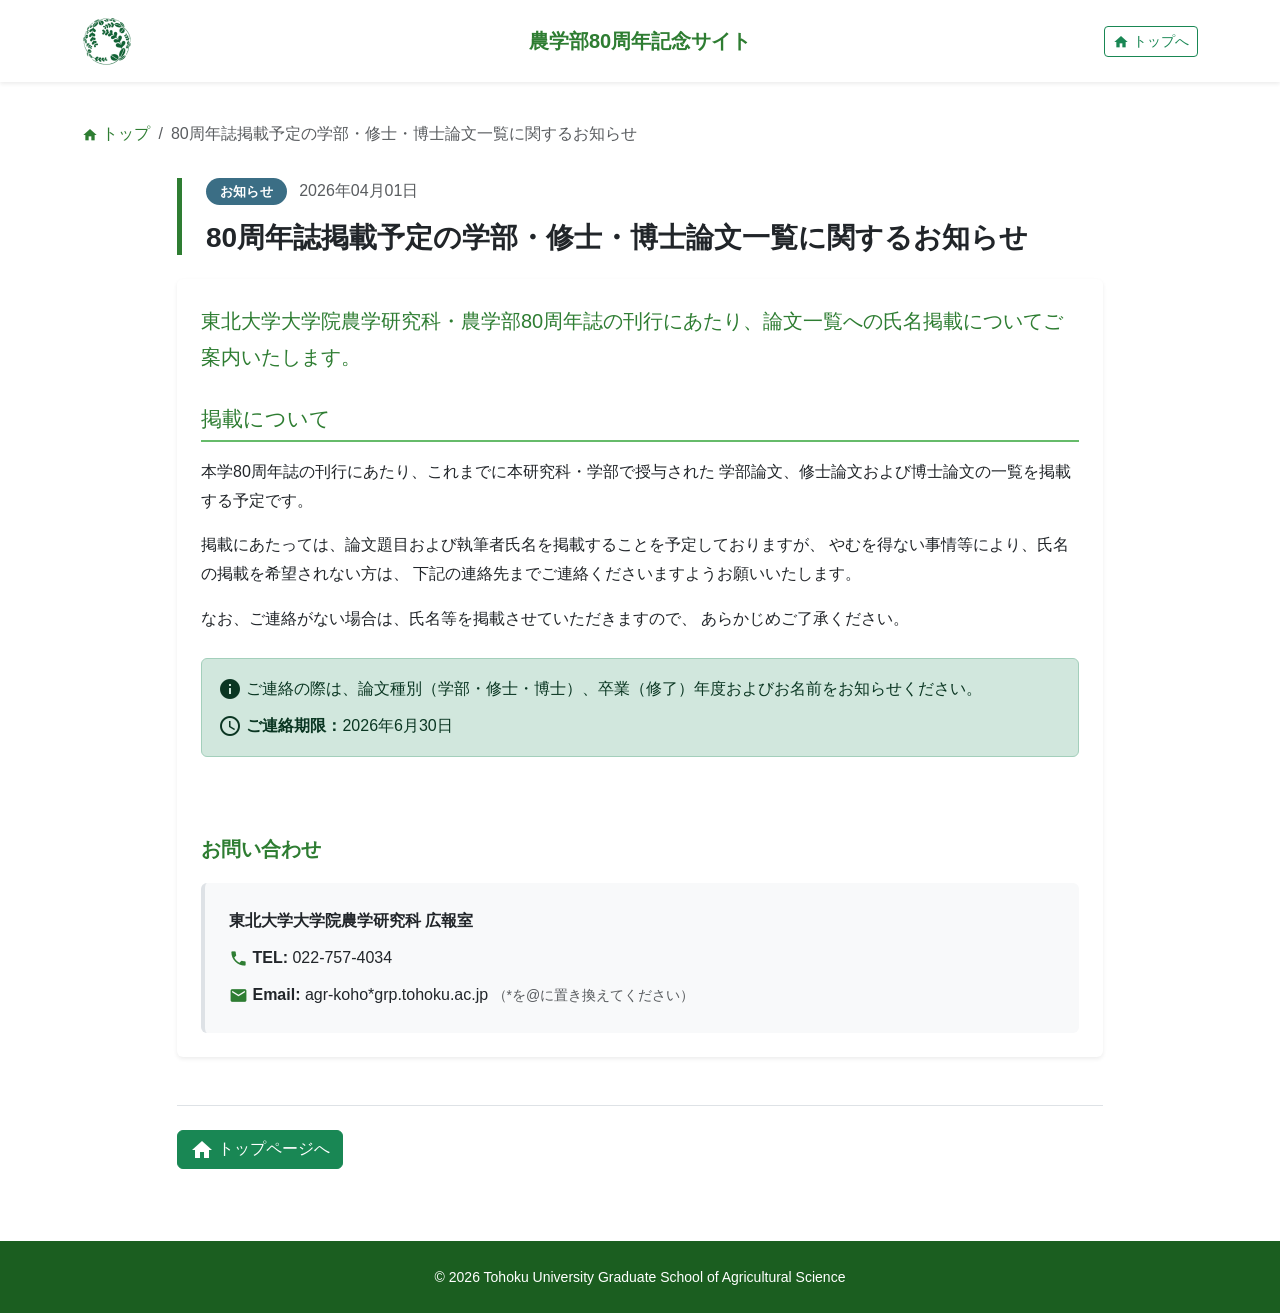
<file: news/20260401_info_01.html>
<!DOCTYPE html>
<html lang="ja">
<head>
  <meta charset="UTF-8">
  <title>80周年誌掲載予定の学部・修士・博士論文一覧に関するお知らせ | 東北大学農学部80周年</title>
  <meta name="viewport" content="width=device-width, initial-scale=1, shrink-to-fit=no">
  <link rel="canonical" href="https://www.agri.tohoku.ac.jp/80th/news/thesis-name-notice.html">
  <meta name="description" content="80周年誌に掲載する学部・修士論文・博士論文一覧への氏名掲載に関するご案内です。掲載を希望されない方はご連絡ください。">
  
  <!-- スタイルシート -->
  <link href="https://cdn.jsdelivr.net/npm/bootstrap@5.0.0-beta1/dist/css/bootstrap.min.css" rel="stylesheet" integrity="sha384-giJF6kkoqNQ00vy+HMDP7azOuL0xtbfIcaT9wjKHr8RbDVddVHyTfAAsrekwKmP1" crossorigin="anonymous">
  <link href="https://fonts.googleapis.com/icon?family=Material+Icons" rel="stylesheet">
  <link rel="stylesheet" href="../css/style.css">
  <link rel="stylesheet" href="../css/queries.css">
</head>

<body>
  <!-- ヘッダー -->
  <header class="bg-white shadow-sm sticky-top">
    <div class="container py-3">
      <div class="row align-items-center">
        <div class="col-4 col-md-3">
          <a href="../index.html">
            <img src="../img/logo_top3.png" alt="東北大学" class="img-fluid" style="max-height: 50px;">
          </a>
        </div>
        <div class="col-8 col-md-6 text-center">
          <h1 class="h5 mb-0 text-primary-green fw-bold d-none d-md-block">農学部80周年記念サイト</h1>
          <p class="small text-primary-green mb-0 d-md-none">80周年記念サイト</p>
        </div>
        <div class="col-12 col-md-3 text-end mt-2 mt-md-0">
          <a href="../index.html" class="btn btn-outline-success btn-sm">
            <span class="material-icons" style="font-size: 1rem; vertical-align: middle;">home</span>
            <span class="d-none d-md-inline">トップへ</span>
          </a>
        </div>
      </div>
    </div>
  </header>

  <main class="py-4">
    <article class="container">
      <!-- パンくずリスト -->
      <nav aria-label="breadcrumb">
        <ol class="breadcrumb bg-transparent px-0">
          <li class="breadcrumb-item">
            <a href="../index.html" class="text-primary-green text-decoration-none">
              <span class="material-icons" style="font-size: 1rem; vertical-align: middle;">home</span>
              トップ
            </a>
          </li>
          
          <li class="breadcrumb-item active text-muted" aria-current="page">
            80周年誌掲載予定の学部・修士・博士論文一覧に関するお知らせ
          </li>
        </ol>
      </nav>

      <div class="row">
        <div class="col-lg-10 mx-auto">
          <!-- 記事ヘッダー -->
          <div class="article-header mb-4">
            <div class="mb-3">
              <span class="notice-badge bg-secondary">お知らせ</span>
              <time datetime="2026-01-15" class="text-muted">2026年04月01日</time>
            </div>
            <h2 class="h3 fw-bold text-dark mb-0">
              80周年誌掲載予定の学部・修士・博士論文一覧に関するお知らせ
            </h2>
          </div>

          <!-- 記事本文 -->
          <div class="article-content bg-white rounded shadow-sm p-4">
            <p class="lead text-primary-green">
              東北大学大学院農学研究科・農学部80周年誌の刊行にあたり、論文一覧への氏名掲載についてご案内いたします。
            </p>

            <h3>掲載について</h3>
            <p>
              本学80周年誌の刊行にあたり、これまでに本研究科・学部で授与された
              学部論文、修士論文および博士論文の一覧を掲載する予定です。
            </p>
            <p>
              掲載にあたっては、論文題目および執筆者氏名を掲載することを予定しておりますが、
              やむを得ない事情等により、氏名の掲載を希望されない方は、
              下記の連絡先までご連絡くださいますようお願いいたします。
            </p>
            <p>
              なお、ご連絡がない場合は、氏名等を掲載させていただきますので、
              あらかじめご了承ください。
            </p>

            <div class="alert alert-success mt-4" role="alert">
             <div class="mb-2">
              <span class="material-icons" style="vertical-align: middle;">info</span>
                ご連絡の際は、論文種別（学部・修士・博士）、卒業（修了）年度およびお名前をお知らせください。
            </div>
            <div>
             <span class="material-icons" style="vertical-align: middle;">schedule</span>
              <strong>ご連絡期限：</strong>2026年6月30日
            </div>
            </div>

             <p>
              <br>
              <br>
              <span class="fw-bold fs-5 text-primary-green">お問い合わせ</span><br>
              <span class="text-muted"></span>
            </p>
            <div class="bg-light p-4 rounded border-start border-primary-green border-4">
              <p class="mb-2 fw-bold">東北大学大学院農学研究科 広報室</p>
              <p class="mb-2">
                <span class="material-icons text-primary-green" style="vertical-align: middle; font-size: 1.2rem;">phone</span>
                <span class="fw-semibold">TEL:</span> 022-757-4034
              </p>
              <p class="mb-0">
                <span class="material-icons text-primary-green" style="vertical-align: middle; font-size: 1.2rem;">email</span>
                <span class="fw-semibold">Email:</span> agr-koho*grp.tohoku.ac.jp <span class="text-muted small">（*を@に置き換えてください）</span>
              </p>
             </div>
          </div>

          <!-- ナビゲーション -->
          <div class="d-flex justify-content-between mt-5 pt-4 border-top flex-column flex-md-row gap-3">
            <a href="../index.html" class="btn btn-success">
              <span class="material-icons" style="vertical-align: middle;">home</span>
              トップページへ
            </a>
          </div>
        </div>
      </div>
    </article>
  </main>

  <!-- フッター -->
  <footer class="bg-accent-green text-white py-4 mt-5">
    <div class="container text-center">
      <small>© 2026 Tohoku University Graduate School of Agricultural Science</small>
    </div>
  </footer>

  <script src="https://cdn.jsdelivr.net/npm/bootstrap@5.0.0-beta1/dist/js/bootstrap.bundle.min.js" integrity="sha384-ygbV9kiqUc6oa4msXn9868pTtWMgiQaeYH7/t7LECLbyPA2x65Kgf80OJFdroafW" crossorigin="anonymous"></script>
</body>
</html>
</file>
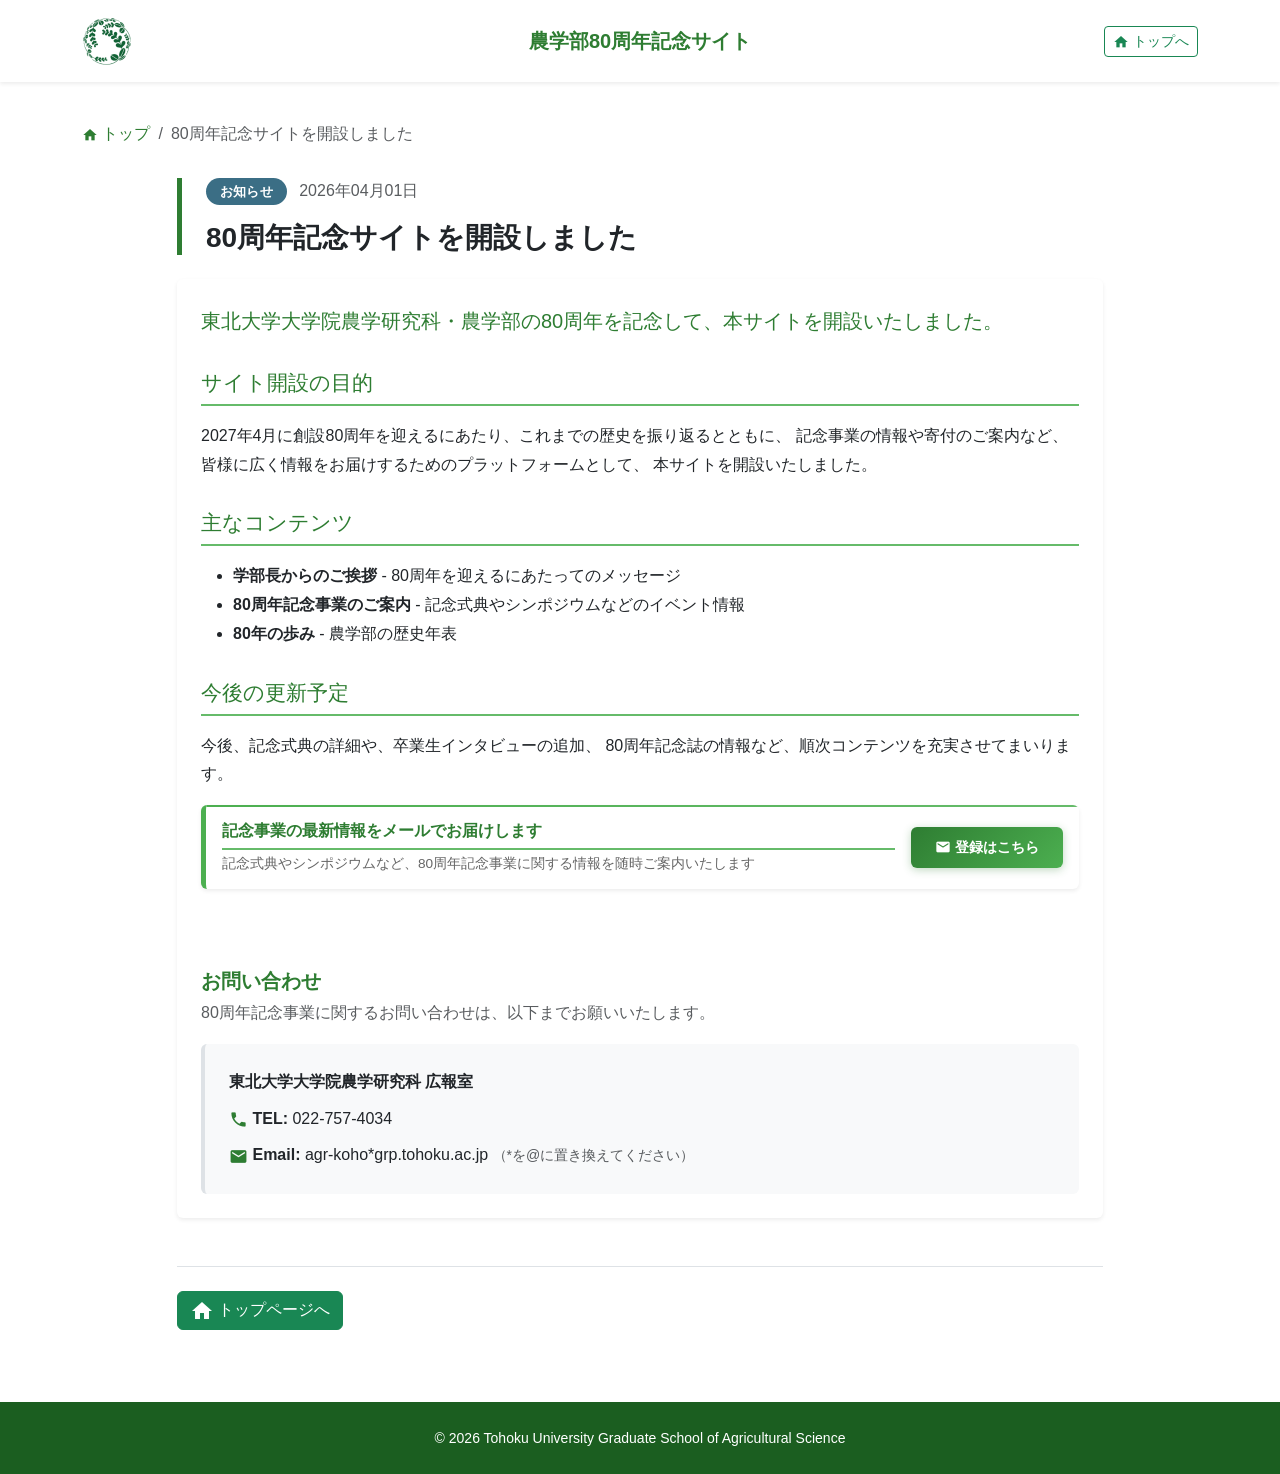
<file: news/20260401_site-open.html>
<!DOCTYPE html>
<html lang="ja">
<head>
  <meta charset="UTF-8">
  <title>80周年記念サイトを開設しました | 東北大学農学部80周年</title>
  <meta name="viewport" content="width=device-width, initial-scale=1, shrink-to-fit=no">
  <link rel="canonical" href="https://www.agri.tohoku.ac.jp/80th/news/2026-01-15-site-open.html">
  <meta name="description" content="東北大学農学部80周年記念サイトを開設いたしました">
  
  <!-- スタイルシート -->
  <link href="https://cdn.jsdelivr.net/npm/bootstrap@5.0.0-beta1/dist/css/bootstrap.min.css" rel="stylesheet" integrity="sha384-giJF6kkoqNQ00vy+HMDP7azOuL0xtbfIcaT9wjKHr8RbDVddVHyTfAAsrekwKmP1" crossorigin="anonymous">
  <link href="https://fonts.googleapis.com/icon?family=Material+Icons" rel="stylesheet">
  <link rel="stylesheet" href="../css/style.css">
  <link rel="stylesheet" href="../css/queries.css">
</head>

<body>
  <!-- ヘッダー -->
  <header class="bg-white shadow-sm sticky-top">
    <div class="container py-3">
      <div class="row align-items-center">
        <div class="col-4 col-md-3">
          <a href="../index.html">
            <img src="../img/logo_top3.png" alt="東北大学" class="img-fluid" style="max-height: 50px;">
          </a>
        </div>
        <div class="col-8 col-md-6 text-center">
          <h1 class="h5 mb-0 text-primary-green fw-bold d-none d-md-block">農学部80周年記念サイト</h1>
          <p class="small text-primary-green mb-0 d-md-none">80周年記念サイト</p>
        </div>
        <div class="col-12 col-md-3 text-end mt-2 mt-md-0">
          <a href="../index.html" class="btn btn-outline-success btn-sm">
            <span class="material-icons" style="font-size: 1rem; vertical-align: middle;">home</span>
            <span class="d-none d-md-inline">トップへ</span>
          </a>
        </div>
      </div>
    </div>
  </header>

  <main class="py-4">
    <article class="container">
      <!-- パンくずリスト -->
      <nav aria-label="breadcrumb">
        <ol class="breadcrumb bg-transparent px-0">
          <li class="breadcrumb-item">
            <a href="../index.html" class="text-primary-green text-decoration-none">
              <span class="material-icons" style="font-size: 1rem; vertical-align: middle;">home</span>
              トップ
            </a>
          </li>
          
          <li class="breadcrumb-item active text-muted" aria-current="page">80周年記念サイトを開設しました</li>
        </ol>
      </nav>

      <div class="row">
        <div class="col-lg-10 mx-auto">
          <!-- 記事ヘッダー -->
          <div class="article-header mb-4">
            <div class="mb-3">
              <span class="notice-badge bg-secondary">お知らせ</span>
              <time datetime="2026-01-15" class="text-muted">2026年04月01日</time>
            </div>
            <h2 class="h3 fw-bold text-dark mb-0">80周年記念サイトを開設しました</h2>
          </div>

          <!-- 記事本文 -->
          <div class="article-content bg-white rounded shadow-sm p-4">
            <p class="lead text-primary-green">
              東北大学大学院農学研究科・農学部の80周年を記念して、本サイトを開設いたしました。
            </p>

            <h3>サイト開設の目的</h3>
            <p>
              2027年4月に創設80周年を迎えるにあたり、これまでの歴史を振り返るとともに、
              記念事業の情報や寄付のご案内など、皆様に広く情報をお届けするためのプラットフォームとして、
              本サイトを開設いたしました。
            </p>

            <h3>主なコンテンツ</h3>
            <ul class="content-list">
              <li><strong>学部長からのご挨拶</strong> - 80周年を迎えるにあたってのメッセージ</li>
              <li><strong>80周年記念事業のご案内</strong> - 記念式典やシンポジウムなどのイベント情報</li>
              
              <li><strong>80年の歩み</strong> - 農学部の歴史年表</li>
              <!--<li><strong>寄付のお願い</strong> - 記念事業へのご支援について　 ※後日更新予定</li>
              <li><strong>インタビュー・メッセージ</strong> - 卒業生や教員からのメッセージ　 ※後日更新予定</li>-->
            </ul>

            <h3>今後の更新予定</h3>
            <p>
              今後、記念式典の詳細や、卒業生インタビューの追加、
              80周年記念誌の情報など、順次コンテンツを充実させてまいります。
            </p>

            <!--<div class="alert alert-success mt-4" role="alert">
              <span class="material-icons" style="vertical-align: middle;">info</span>
              最新情報は随時更新いたしますので、定期的にご確認ください。
            </div>-->
           
           
            <!-- 情報配信登録カード -->
                <div class="info-subscription-card bg-white rounded shadow-sm p-3 mb-3" style="position: relative; overflow: hidden; border-left: 5px solid #4CAF50;">
                  <!-- 上部アクセントライン -->
                  <div style="
                    position: absolute;
                    top: 0;
                    left: 0;
                    right: 0;
                    height: 2px;
                    background: linear-gradient(90deg, #4CAF50, #66BB6A);
                  "></div>
                  
                  <div class="row align-items-center g-3">
                    <!-- アイコン -->
                    <!--<div class="col-auto">
                      <div class="card-icon" style="
                        width: 50px;
                        height: 50px;
                        display: flex;
                        align-items: center;
                        justify-content: center;
                        background: linear-gradient(135deg, #4CAF50 0%, #66BB6A 100%);
                        border-radius: 10px;
                        box-shadow: 0 2px 8px rgba(76, 175, 80, 0.25);
                      ">
                        <span class="material-icons card-icon-symbol" style="font-size: 1.8rem; color: #FFFFFF;">
                          mail_outline
                        </span>
                      </div>
                    </div>-->
                    
                    <!-- テキスト -->
                    <div class="col">
                      <h3 class="card-title mb-1" style="
                        font-size: 1rem;
                        font-weight: 700;
                        color: #2E7D32;
                        margin: 0;
                      ">
                        記念事業の最新情報をメールでお届けします
                      </h3>
                      <p class="card-description mb-0" style="
                        font-size: 0.85rem;
                        color: #666;
                        line-height: 1.4;
                      ">
                        記念式典やシンポジウムなど、80周年記念事業に関する情報を随時ご案内いたします
                      </p>
                    </div>
                    
                    <!-- ボタン -->
                    <div class="col-auto">
                      <a href="https://docs.google.com/forms/d/e/1FAIpQLSfyLuaSgHoXx5FHsyjhY27YbcGbFlaA_1o_IeCkv5uu81jIlg/viewform" 
                        target="_blank" 
                        class="btn card-btn"
                        style="
                          transition: all 0.3s ease;
                          background: linear-gradient(135deg, #2E7D32 0%, #4CAF50 100%);
                          color: #ffffff;
                          border: none;
                          font-weight: 600;
                          font-size: 0.9rem;
                          padding: 0.6rem 1.5rem;
                          white-space: nowrap;
                          border-radius: 6px;
                          box-shadow: 0 2px 8px rgba(46, 125, 50, 0.3);
                          text-decoration: none;
                          display: inline-flex;
                          align-items: center;
                          justify-content: center;
                        "
                        onmouseover="this.style.background='linear-gradient(135deg, #1B5E20 0%, #2E7D32 100%)'; this.style.transform='translateY(-2px)'; this.style.boxShadow='0 4px 12px rgba(46, 125, 50, 0.4)';"
                        onmouseout="this.style.background='linear-gradient(135deg, #2E7D32 0%, #4CAF50 100%)'; this.style.transform='translateY(0)'; this.style.boxShadow='0 2px 8px rgba(46, 125, 50, 0.3)';">
                        <span class="material-icons me-1" style="vertical-align: middle; font-size: 1rem;">mail</span>
                        登録はこちら
                      </a>
                    </div>
                  </div>
                </div>

                <!-- レスポンシブ対応 -->
                <style>
                @media (max-width: 991px) {
                  .info-subscription-card .col-auto:first-child {
                    display: flex;
                    justify-content: center;
                  }
                  
                  .info-subscription-card .col {
                    text-align: center;
                  }
                  
                  .info-subscription-card .col-auto:last-child {
                    display: flex;
                    justify-content: center;
                    width: 100%;
                  }
                  
                  .info-subscription-card .card-btn {
                    width: 100%;
                    max-width: 300px;
                  }
                }

                @media (max-width: 768px) {
                  .info-subscription-card .card-icon {
                    width: 45px !important;
                    height: 45px !important;
                  }
                  
                  .info-subscription-card .card-icon-symbol {
                    font-size: 1.5rem !important;
                  }
                  
                  .info-subscription-card .card-title {
                    font-size: 0.95rem !important;
                  }
                  
                  .info-subscription-card .card-description {
                    font-size: 0.8rem !important;
                  }
                  
                  .info-subscription-card .card-btn {
                    font-size: 0.85rem !important;
                    padding: 0.55rem 1.25rem !important;
                  }
                }
                </style>
<!-------------------------------------------------------------------------------------->

          
            <p>
              <br>
              <br>
              <span class="fw-bold fs-5 text-primary-green">お問い合わせ</span><br>
              <span class="text-muted">80周年記念事業に関するお問い合わせは、以下までお願いいたします。</span>
            </p>
            <div class="bg-light p-4 rounded border-start border-primary-green border-4">
              <p class="mb-2 fw-bold">東北大学大学院農学研究科 広報室</p>
              <p class="mb-2">
                <span class="material-icons text-primary-green" style="vertical-align: middle; font-size: 1.2rem;">phone</span>
                <span class="fw-semibold">TEL:</span> 022-757-4034
              </p>
              <p class="mb-0">
                <span class="material-icons text-primary-green" style="vertical-align: middle; font-size: 1.2rem;">email</span>
                <span class="fw-semibold">Email:</span> agr-koho*grp.tohoku.ac.jp <span class="text-muted small">（*を@に置き換えてください）</span>
              </p>
            
            </div>
          </div>

          <!-- 関連リンク -->
          <!--<div class="mt-4">
            <h3 class="h5 text-primary-green mb-3">関連情報</h3>
            <div class="list-group">
              <a href="../index.html#donation" class="list-group-item list-group-item-action d-flex align-items-center">
                <span class="material-icons text-primary-green me-3">volunteer_activism</span>
                <div>
                  <div class="fw-bold">寄付のお願い</div>
                  <small class="text-muted">80周年記念事業へのご支援をお願いしております</small>
                </div>
              </a>
              <a href="../index.html#list" class="list-group-item list-group-item-action d-flex align-items-center">
                <span class="material-icons text-primary-green me-3">event</span>
                <div>
                  <div class="fw-bold">80周年記念事業</div>
                  <small class="text-muted">記念式典やシンポジウムの情報</small>
                </div>
              </a>
            </div>
          </div>-->

          <!-- ナビゲーション -->
          <div class="d-flex justify-content-between mt-5 pt-4 border-top flex-column flex-md-row gap-3">
           
            <a href="../index.html" class="btn btn-success">
              <span class="material-icons" style="vertical-align: middle;">home</span>
              トップページへ
            </a>
          </div>
        </div>
      </div>
    </article>
  </main>

  <!-- フッター -->
  <footer class="bg-accent-green text-white py-4 mt-5">
    <div class="container text-center">
      <small>© 2026 Tohoku University Graduate School of Agricultural Science</small>
    </div>
  </footer>

  <script src="https://cdn.jsdelivr.net/npm/bootstrap@5.0.0-beta1/dist/js/bootstrap.bundle.min.js" integrity="sha384-ygbV9kiqUc6oa4msXn9868pTtWMgiQaeYH7/t7LECLbyPA2x65Kgf80OJFdroafW" crossorigin="anonymous"></script>
</body>
</html>
</file>
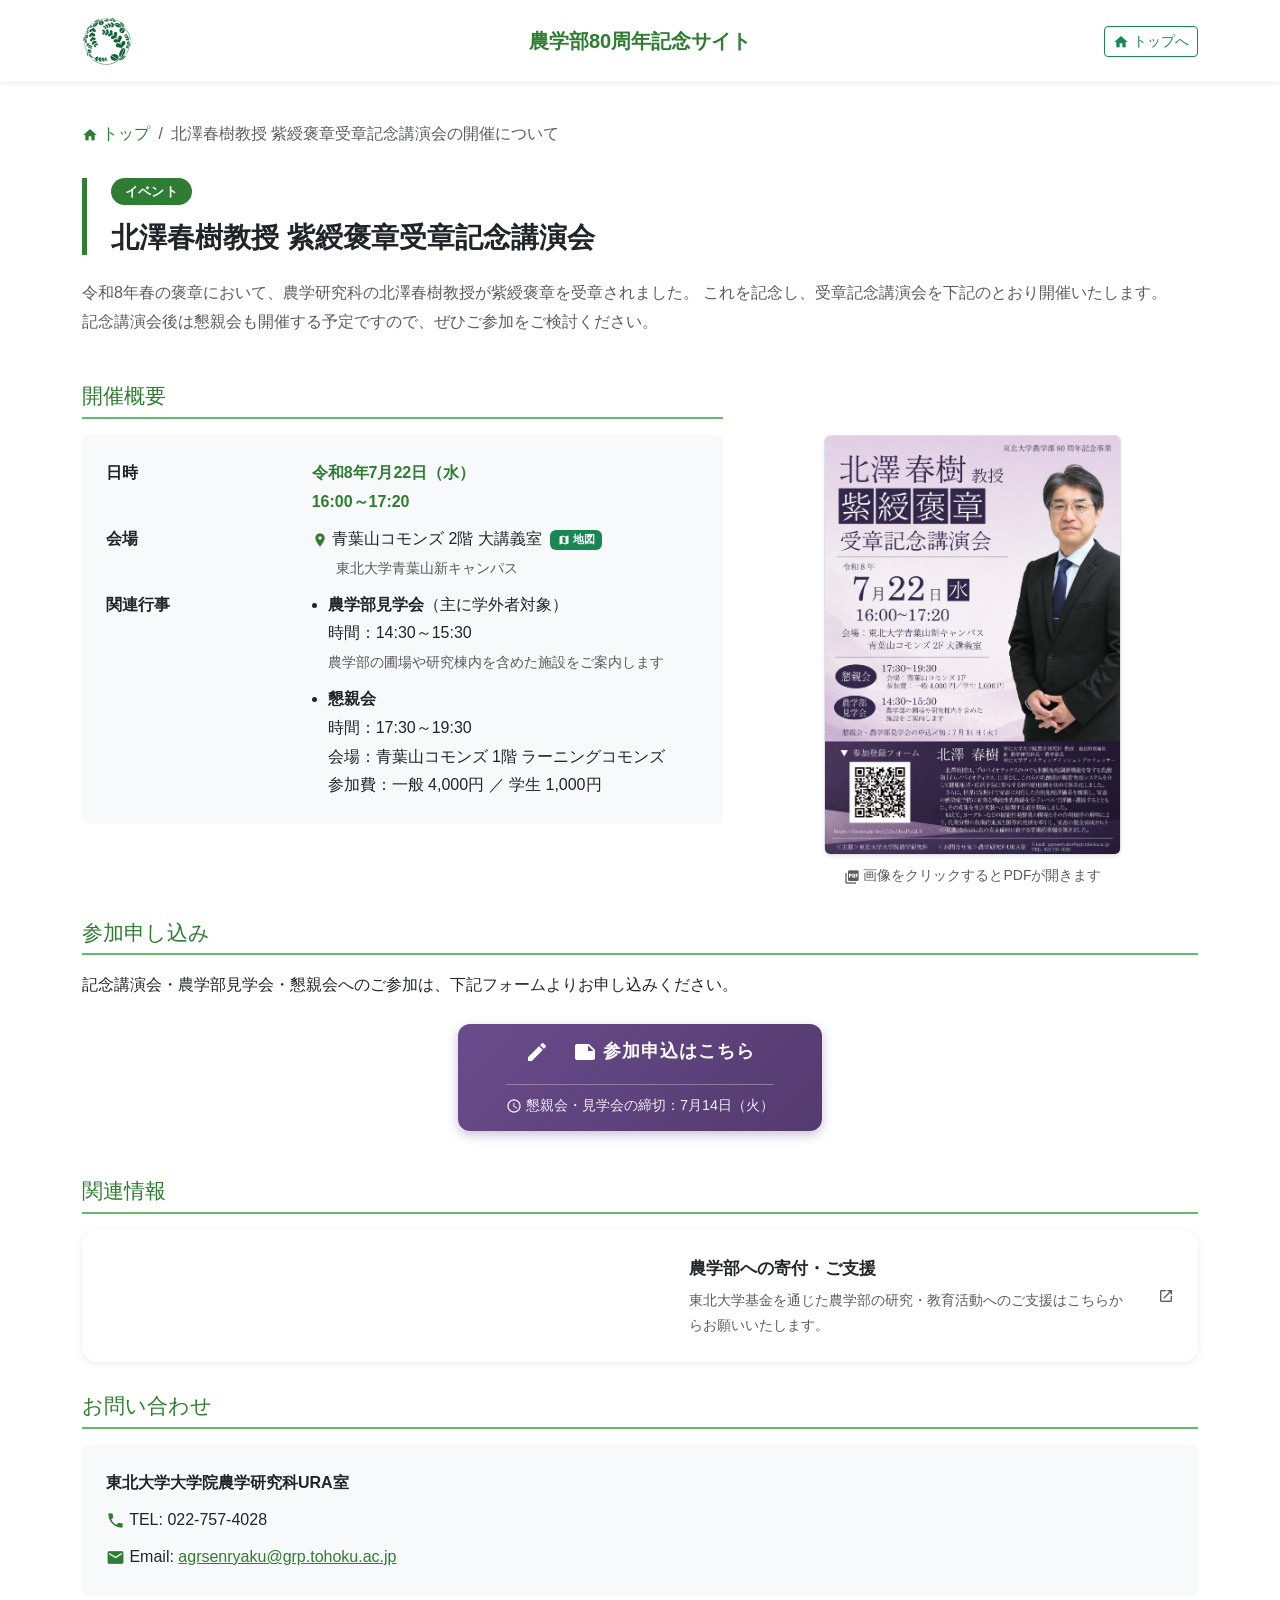
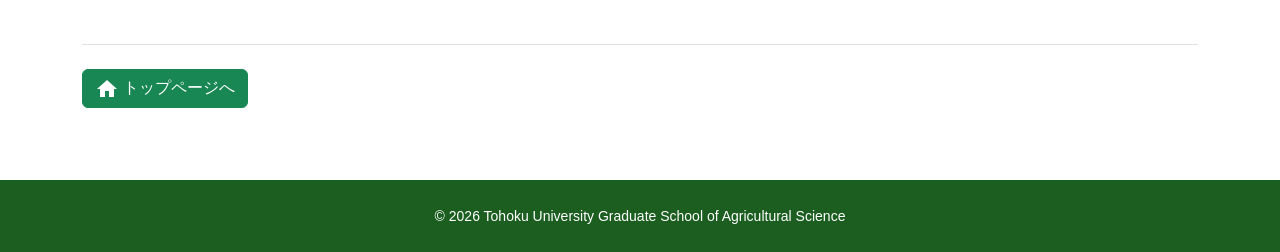
<file: news/20260605_info_02.html>
<!DOCTYPE html>
<html lang="ja">
<head>
  <meta charset="UTF-8">
  <link rel="icon" type="image/png" href="../img/favicon.png" />
  <title>北澤春樹教授 紫綬褒章受章記念講演会 | 東北大学農学部80周年</title>
  <meta name="viewport" content="width=device-width, initial-scale=1, shrink-to-fit=no">
  <link href="https://cdn.jsdelivr.net/npm/bootstrap@5.0.0-beta1/dist/css/bootstrap.min.css" rel="stylesheet" integrity="sha384-giJF6kkoqNQ00vy+HMDP7azOuL0xtbfIcaT9wjKHr8RbDVddVHyTfAAsrekwKmP1" crossorigin="anonymous">
  <link href="https://fonts.googleapis.com/icon?family=Material+Icons" rel="stylesheet">
  <link rel="stylesheet" href="../css/style.css">
  <link rel="stylesheet" href="../css/queries.css">
  <style>
  .btn-purple {
    background-color: #6a4c8c;
    border-color: #6a4c8c;
    color: #fff;
  }

  .btn-purple:hover,
  .btn-purple:focus {
    background-color: #533a6e;
    border-color: #533a6e;
    color: #fff;
  }

  .apply-card-link {
    text-decoration: none;
    display: inline-block;
  }

  .apply-card {
    background: linear-gradient(135deg, #6a4c8c 0%, #533a6e 100%);
    color: #fff;
    border-radius: 12px;
    padding: 12px 48px;
    box-shadow: 0 4px 12px rgba(106, 76, 140, 0.35);
    transition: transform 0.2s ease, box-shadow 0.2s ease;
    min-width: 280px;
    display: inline-block;
  }

  .apply-card-link:hover .apply-card {
    transform: translateY(-2px);
    box-shadow: 0 8px 20px rgba(106, 76, 140, 0.45);
  }

  .apply-card-main {
    font-size: 1.1rem;
    font-weight: 700;
    letter-spacing: 0.05em;
    display: flex;
    align-items: center;
    justify-content: center;
    gap: 6px;
  }

  .apply-card-sub {
    margin-top: 8px;
    font-size: 0.9rem;
    opacity: 0.9;
    display: flex;
    align-items: center;
    justify-content: center;
    gap: 4px;
  }

  .apply-card-sub .material-icons {
    font-size: 1rem;
  }
</style>
</head>

<body>
  <header class="bg-white shadow-sm sticky-top">
    <div class="container py-3">
      <div class="row align-items-center">
        <div class="col-4 col-md-3">
          <a href="../index.html">
            <img src="../img/logo_top3.png" alt="東北大学" class="img-fluid" style="max-height: 50px;">
          </a>
        </div>
        <div class="col-8 col-md-6 text-center">
          <h1 class="h5 mb-0 text-primary-green fw-bold d-none d-md-block">農学部80周年記念サイト</h1>
          <p class="small text-primary-green mb-0 d-md-none">80周年記念サイト</p>
        </div>
        <div class="col-12 col-md-3 text-end mt-2 mt-md-0">
          <a href="../index.html" class="btn btn-outline-success btn-sm">
            <span class="material-icons" style="font-size: 1rem; vertical-align: middle;">home</span>
            <span class="d-none d-md-inline">トップへ</span>
          </a>
        </div>
      </div>
    </div>
  </header>

  <main class="py-4">
    <article class="container">
      <nav aria-label="breadcrumb">
        <ol class="breadcrumb bg-transparent px-0">
          <li class="breadcrumb-item">
            <a href="../index.html" class="text-primary-green text-decoration-none">
              <span class="material-icons" style="font-size: 1rem; vertical-align: middle;">home</span>
              トップ
            </a>
          </li>
          <li class="breadcrumb-item active text-muted" aria-current="page">北澤春樹教授 紫綬褒章受章記念講演会の開催について</li>
        </ol>
      </nav>

      <div class="article-header mb-4">
        <div class="mb-3">
          <span class="notice-badge bg-info">イベント</span>
          <time datetime="2026-01-20" class="text-muted ms-2"></time>
        </div>
        <h2 class="h3 fw-bold text-dark mb-0">北澤春樹教授 紫綬褒章受章記念講演会</h2>
      </div>

      <!-- article-content でページ全体を囲む -->
      <div class="article-content">

        <!-- リード文 -->
        <p class="text-muted" style="font-size: 1rem;">
          令和8年春の褒章において、農学研究科の北澤春樹教授が紫綬褒章を受章されました。
          これを記念し、受章記念講演会を下記のとおり開催いたします。<br>
          記念講演会後は懇親会も開催する予定ですので、ぜひご参加をご検討ください。
        </p>

        <!-- 開催概要（左）＋ ポスター（右） -->
        <div class="row g-4 mb-4">

          <!-- 左：開催概要 -->
          <div class="col-12 col-md-7">
            <h3>開催概要</h3>
            <div class="p-4 bg-light rounded">
              <dl class="row mb-0">
                <dt class="col-sm-4">日時</dt>
                <dd class="col-sm-8">
                  <strong class="text-primary-green">令和8年7月22日（水）<br>16:00～17:20</strong>
                </dd>

                <dt class="col-sm-4">会場</dt>
                <dd class="col-sm-8">
                  <span class="material-icons text-primary-green" 
                        style="font-size: 1rem; vertical-align: middle;">place</span>
                  青葉山コモンズ 2階 大講義室
                  <a href="https://www.library.tohoku.ac.jp/agr/userguide/pamphlet_commons.pdf"
                    target="_blank"
                    rel="noopener noreferrer"
                    class="badge bg-success text-decoration-none ms-1"
                    style="font-size: 0.7rem; vertical-align: middle;">
                    <span class="material-icons" style="font-size: 0.75rem; vertical-align: middle;">map</span>
                    地図
                  </a>
                  <br>
                  <small class="text-muted ms-4">東北大学青葉山新キャンパス</small>
                </dd>

                <dt class="col-sm-4">関連行事</dt>
                <dd class="col-sm-8 mb-0">
                  <ul class="mb-0 ps-3">
                    <li class="mb-2">
                      <strong>農学部見学会</strong>（主に学外者対象）<br>
                      時間：14:30～15:30<br>
                      <small class="text-muted">農学部の圃場や研究棟内を含めた施設をご案内します</small>
                    </li>
                    <li>
                      <strong>懇親会</strong><br>
                      時間：17:30～19:30<br>
                      会場：青葉山コモンズ 1階 ラーニングコモンズ<br>
                      参加費：一般 4,000円 ／ 学生 1,000円
                    </li>
                  </ul>
                </dd>
              </dl>
            </div>
          </div><!-- /col 開催概要 -->

          <!-- 右：ポスター -->
          <div class="col-12 col-md-5">
            <h3 class="d-none d-md-block invisible">ポスター</h3><!-- 高さ揃え用 -->
            <div class="text-center">
              <a href="../img/20260722_poster.pdf"
                 target="_blank"
                 rel="noopener noreferrer"
                 title="ポスターPDFを開く">
                <img src="../img/20260722_poster.jpg"
                     alt="北澤春樹教授 紫綬褒章受章記念講演会 ポスター"
                     class="img-fluid rounded shadow-sm"
                     style="cursor: pointer; border: 1px solid #dee2e6; max-height: 420px; object-fit: contain;">
              </a>
              <p class="text-muted small mt-2 mb-0">
                <span class="material-icons" style="font-size: 1rem; vertical-align: middle;">picture_as_pdf</span>
                画像をクリックするとPDFが開きます
              </p>
            </div>
          </div><!-- /col ポスター -->

        </div><!-- /row -->

        <!-- 参加申込 -->
        <h3>参加申し込み</h3>
        <p>記念講演会・農学部見学会・懇親会へのご参加は、下記フォームよりお申し込みください。</p>
        <div class="text-center my-4">
          <a href="https://forms.gle/jCkkt7PU2Hwb5Mcg6"
             target="_blank"
             rel="noopener noreferrer"
             class="apply-card-link">
            <div class="apply-card">
              <div class="apply-card-main">
                <span class="material-icons" style="vertical-align: middle;">edit_note</span>
                参加申込はこちら
              </div>
              <div class="apply-card-sub mt-3 pt-2" style="border-top: 1px solid rgba(255,255,255,0.35);">
                <span class="material-icons">schedule</span>
                懇親会・見学会の締切：7月14日（火）
              </div>
            </div>
          </a>
        </div>
        <!-- 関連情報：寄付 -->
<h3 class="mt-5">関連情報</h3>
<a href="https://www.kikin.tohoku.ac.jp/project/support_the_department/agri"
   target="_blank"
   rel="noopener noreferrer"
   style="text-decoration: none; color: inherit;">
  <div class="icon-card p-4 d-flex align-items-center gap-4">
    <div class="text-center" style="min-width: 56px;">
      <span class="material-icons floating-donate-icon" style="font-size: 2.5rem; color: var(--primary-green);">volunteer_activism</span>
    </div>
    <div>
      <div class="fw-bold mb-1" style="font-size: 1.05rem;">農学部への寄付・ご支援</div>
      <div class="text-muted small">東北大学基金を通じた農学部の研究・教育活動へのご支援はこちらからお願いいたします。</div>
    </div>
    <div class="ms-auto">
      <span class="material-icons text-muted" style="font-size: 1rem;">open_in_new</span>
    </div>
  </div>
</a>

        <!-- お問い合わせ -->
        <h3>お問い合わせ</h3>
        <div class="bg-light p-4 rounded">
          <p class="mb-2"><strong>東北大学大学院農学研究科URA室</strong></p>
          <p class="mb-2">
            <span class="material-icons text-primary-green" style="vertical-align: middle; font-size: 1.2rem;">phone</span>
            TEL: 022-757-4028
          </p>
          <p class="mb-0">
            <span class="material-icons text-primary-green" style="vertical-align: middle; font-size: 1.2rem;">email</span>
            Email:
            <a href="mailto:agrsenryaku@grp.tohoku.ac.jp" class="text-primary-green">
              agrsenryaku@grp.tohoku.ac.jp
            </a>
          </p>
        </div>

      </div><!-- /article-content -->

      <!-- ページ下部ナビ -->
      <div class="d-flex justify-content-between mt-5 pt-4 border-top flex-column flex-md-row gap-3">
        <a href="../index.html" class="btn btn-success">
          <span class="material-icons" style="vertical-align: middle;">home</span>
          トップページへ
        </a>
      </div>

    </article>
  </main>

  <footer class="bg-accent-green text-white py-4 mt-5">
    <div class="container text-center">
      <small>© 2026 Tohoku University Graduate School of Agricultural Science</small>
    </div>
  </footer>

  <script src="https://cdn.jsdelivr.net/npm/bootstrap@5.0.0-beta1/dist/js/bootstrap.bundle.min.js" integrity="sha384-ygbV9kiqUc6oa4msXn9868pTtWMgiQaeYH7/t7LECLbyPA2x65Kgf80OJFdroafW" crossorigin="anonymous"></script>
</body>
</html>
</file>
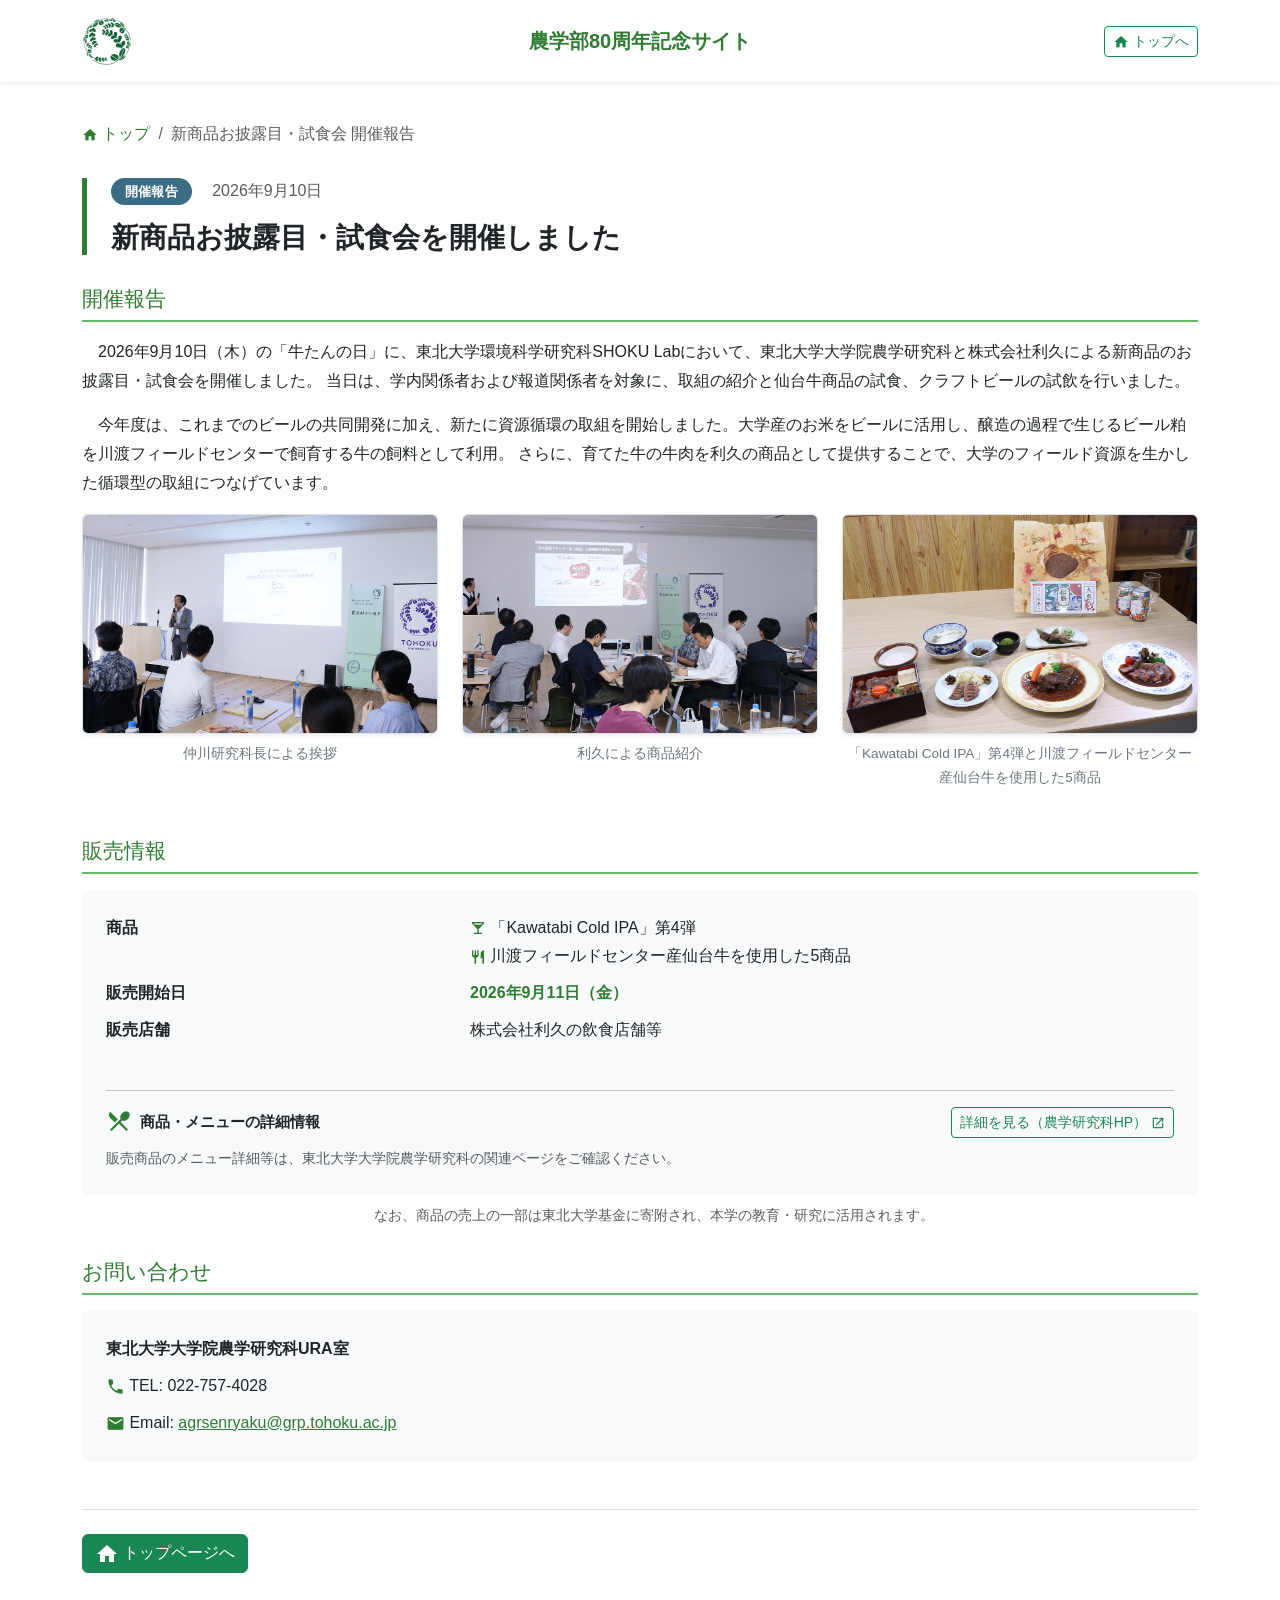
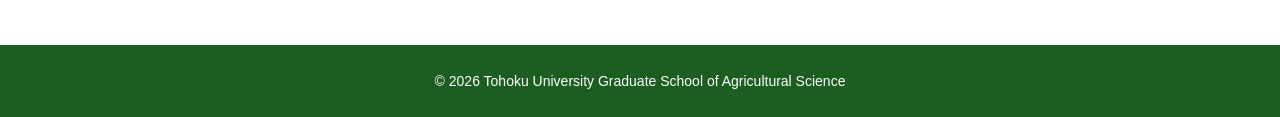
<file: news/20260910_rikyu.html>
<!DOCTYPE html>
<html lang="ja">
<head>
  <meta charset="UTF-8">
  <link rel="icon" type="image/png" href="../img/favicon.png" />
  <title>新商品お披露目・試食会 開催報告 | 東北大学農学部80周年</title>
  <meta name="viewport" content="width=device-width, initial-scale=1, shrink-to-fit=no">
  <link href="https://cdn.jsdelivr.net/npm/bootstrap@5.0.0-beta1/dist/css/bootstrap.min.css" rel="stylesheet" integrity="sha384-giJF6kkoqNQ00vy+HMDP7azOuL0xtbfIcaT9wjKHr8RbDVddVHyTfAAsrekwKmP1" crossorigin="anonymous">
  <link href="https://fonts.googleapis.com/icon?family=Material+Icons" rel="stylesheet">
  <link rel="stylesheet" href="../css/style.css">
  <link rel="stylesheet" href="../css/queries.css">
  <style>
  .gallery-figure {
    margin: 0;
  }

  .gallery-figure img {
    width: 100%;
    height: 220px;
    object-fit: cover;
    border: 1px solid #dee2e6;
  }

  .gallery-figure figcaption {
    font-size: 0.85rem;
    color: #6c757d;
    margin-top: 0.5rem;
    text-align: center;
  }
  </style>
</head>

<body>
  <header class="bg-white shadow-sm sticky-top">
    <div class="container py-3">
      <div class="row align-items-center">
        <div class="col-4 col-md-3">
          <a href="../index.html">
            <img src="../img/logo_top3.png" alt="東北大学" class="img-fluid" style="max-height: 50px;">
          </a>
        </div>
        <div class="col-8 col-md-6 text-center">
          <h1 class="h5 mb-0 text-primary-green fw-bold d-none d-md-block">農学部80周年記念サイト</h1>
          <p class="small text-primary-green mb-0 d-md-none">80周年記念サイト</p>
        </div>
        <div class="col-12 col-md-3 text-end mt-2 mt-md-0">
          <a href="../index.html" class="btn btn-outline-success btn-sm">
            <span class="material-icons" style="font-size: 1rem; vertical-align: middle;">home</span>
            <span class="d-none d-md-inline">トップへ</span>
          </a>
        </div>
      </div>
    </div>
  </header>

  <main class="py-4">
    <article class="container">
      <nav aria-label="breadcrumb">
        <ol class="breadcrumb bg-transparent px-0">
          <li class="breadcrumb-item">
            <a href="../index.html" class="text-primary-green text-decoration-none">
              <span class="material-icons" style="font-size: 1rem; vertical-align: middle;">home</span>
              トップ
            </a>
          </li>
          <li class="breadcrumb-item active text-muted" aria-current="page">新商品お披露目・試食会 開催報告</li>
        </ol>
      </nav>

      <div class="article-header mb-4">
        <div class="mb-3">
          <span class="notice-badge bg-secondary">開催報告</span>
          <time datetime="2026-09-10" class="text-muted ms-2">2026年9月10日</time>
        </div>
        <h2 class="h3 fw-bold text-dark mb-0">新商品お披露目・試食会を開催しました</h2>
      </div>

      <!-- article-content でページ全体を囲む -->
      <div class="article-content">

        <!-- 開催報告本文 -->
        <h3>開催報告</h3>
        <p style="font-size: 1rem;">
          　2026年9月10日（木）の「牛たんの日」に、東北大学環境科学研究科SHOKU Labにおいて、東北大学大学院農学研究科と株式会社利久による新商品のお披露目・試食会を開催しました。
          当日は、学内関係者および報道関係者を対象に、取組の紹介と仙台牛商品の試食、クラフトビールの試飲を行いました。
        </p>
        <p style="font-size: 1rem;">
          　今年度は、これまでのビールの共同開発に加え、新たに資源循環の取組を開始しました。大学産のお米をビールに活用し、醸造の過程で生じるビール粕を川渡フィールドセンターで飼育する牛の飼料として利用。
          さらに、育てた牛の牛肉を利久の商品として提供することで、大学のフィールド資源を生かした循環型の取組につなげています。
        </p>

        <!-- 写真ギャラリー -->
        <div class="row g-4 mb-5">
          <div class="col-12 col-md-4">
            <figure class="gallery-figure">
              <img src="../img/rikyu_01.jpg"
                   alt="仲川研究科長による挨拶"
                   class="img-fluid rounded shadow-sm">
              <figcaption>仲川研究科長による挨拶</figcaption>
            </figure>
          </div>
          <div class="col-12 col-md-4">
            <figure class="gallery-figure">
              <img src="../img/rikyu_02.jpg"
                   alt="利久による商品紹介"
                   class="img-fluid rounded shadow-sm">
              <figcaption>利久による商品紹介</figcaption>
            </figure>
          </div>
          <div class="col-12 col-md-4">
            <figure class="gallery-figure">
              <img src="../img/rikyu_03.jpg"
                   alt="Kawatabi Cold IPA第4弾と川渡フィールドセンター産仙台牛を使用した5商品"
                   class="img-fluid rounded shadow-sm">
              <figcaption>「Kawatabi Cold IPA」第4弾と川渡フィールドセンター産仙台牛を使用した5商品</figcaption>
            </figure>
          </div>
        </div>

                <!-- 販売情報 -->
        <h3>販売情報</h3>
        <div class="p-4 bg-light rounded mb-2">
          <dl class="row mb-0">
            <dt class="col-sm-4">商品</dt>
            <dd class="col-sm-8">
              <span class="material-icons text-primary-green" style="font-size: 1rem; vertical-align: middle;">local_bar</span>
              「Kawatabi Cold IPA」第4弾<br>
              <span class="material-icons text-primary-green" style="font-size: 1rem; vertical-align: middle;">restaurant</span>
              川渡フィールドセンター産仙台牛を使用した5商品
            </dd>

            <dt class="col-sm-4">販売開始日</dt>
            <dd class="col-sm-8">
              <strong class="text-primary-green">2026年9月11日（金）</strong>
            </dd>

            <dt class="col-sm-4">販売店舗</dt>
            <dd class="col-sm-8 mb-0">
              株式会社利久の飲食店舗等
            </dd>
          </dl>

　　　　　<hr class="my-3">

          <div class="d-flex justify-content-between align-items-center flex-wrap gap-2">
            <div class="d-flex align-items-center gap-2">
              <span class="material-icons text-primary-green" style="font-size: 1.6rem;">restaurant_menu</span>
              <span class="fw-bold" style="font-size: 0.95rem;">商品・メニューの詳細情報</span>
            </div>
            <a href="https://www.agri.tohoku.ac.jp/jp/news/20260909_02/"
               target="_blank"
               rel="noopener noreferrer"
               class="btn btn-outline-success btn-sm">
              詳細を見る（農学研究科HP）
              <span class="material-icons" style="font-size: 0.9rem; vertical-align: middle;">open_in_new</span>
            </a>
          </div>
          <div class="text-muted small mt-2">
            販売商品のメニュー詳細等は、東北大学大学院農学研究科の関連ページをご確認ください。
          </div>
          
         
        </div><!-- /販売情報カード -->

        <p class="text-muted small mb-4">
          <span class="material-icons" style="font-size: 1rem; vertical-align: middle;">volunteer_activism</span>
          なお、商品の売上の一部は東北大学基金に寄附され、本学の教育・研究に活用されます。
        </p>

        <!-- お問い合わせ -->
        <h3>お問い合わせ</h3>
        <div class="bg-light p-4 rounded">
          <p class="mb-2"><strong>東北大学大学院農学研究科URA室</strong></p>
          <p class="mb-2">
            <span class="material-icons text-primary-green" style="vertical-align: middle; font-size: 1.2rem;">phone</span>
            TEL: 022-757-4028
          </p>
          <p class="mb-0">
            <span class="material-icons text-primary-green" style="vertical-align: middle; font-size: 1.2rem;">email</span>
            Email:
            <a href="mailto:agrsenryaku@grp.tohoku.ac.jp" class="text-primary-green">
              agrsenryaku@grp.tohoku.ac.jp
            </a>
          </p>
        </div>

      </div><!-- /article-content -->

      <!-- ページ下部ナビ -->
      <div class="d-flex justify-content-between mt-5 pt-4 border-top flex-column flex-md-row gap-3">
        <a href="../index.html" class="btn btn-success">
          <span class="material-icons" style="vertical-align: middle;">home</span>
          トップページへ
        </a>
      </div>

    </article>
  </main>

  <footer class="bg-accent-green text-white py-4 mt-5">
    <div class="container text-center">
      <small>© 2026 Tohoku University Graduate School of Agricultural Science</small>
    </div>
  </footer>

  <script src="https://cdn.jsdelivr.net/npm/bootstrap@5.0.0-beta1/dist/js/bootstrap.bundle.min.js" integrity="sha384-ygbV9kiqUc6oa4msXn9868pTtWMgiQaeYH7/t7LECLbyPA2x65Kgf80OJFdroafW" crossorigin="anonymous"></script>
</body>
</html>
</file>
<file: css/style.css>
/* style.css */
/* ============================================
   80周年記念サイト用CSS
   ============================================ */

/* Material Icons カスタムスタイル */
.material-icons {
  font-family: 'Material Icons';
  font-weight: normal;
  font-style: normal;
  font-size: 24px;
  line-height: 1;
  text-transform: none;
  letter-spacing: normal;
  word-wrap: normal;
  white-space: nowrap;
  direction: ltr;
  display: inline-flex;
  vertical-align: middle;
  -webkit-font-smoothing: antialiased;
  text-rendering: optimizeLegibility;
  -moz-osx-font-smoothing: grayscale;
  font-feature-settings: 'liga';
}

.material-icons.md-36 {
  font-size: 36px;
}

/* ============================================
   カラーパレット（CSS変数）
   ============================================ */
:root {
  --primary-green: #2E7D32;
  --light-green: #66BB6A;
  --accent-green: #1B5E20;
  --bg-light: #F1F8F4;
  --text-dark: #212121;
  --white: #FFFFFF;
  --status-done-gray: #9e9e9e;
  --status-adjusting: #ffc107;
}

/* ============================================
   基本スタイル
   ============================================ */
body {
  font-family: -apple-system, BlinkMacSystemFont, "Segoe UI", "Helvetica Neue",
               "Hiragino Kaku Gothic ProN", "メイリオ", Meiryo, sans-serif;
}

/* ============================================
   背景色・テキスト色
   ============================================ */
.bg-primary-green  { background-color: var(--primary-green) !important; }
.bg-light-green    { background-color: var(--light-green)   !important; }
.bg-accent-green   { background-color: var(--accent-green)  !important; }
.text-primary-green{ color: var(--primary-green)            !important; }

/* ============================================
   ボタン
   ============================================ */
.btn-donate {
  background: linear-gradient(135deg, var(--primary-green) 0%, var(--light-green) 100%);
  color: var(--white);
  border: none;
  padding: 1rem 2rem;
  font-size: 1.1rem;
  font-weight: bold;
  transition: all 0.3s ease;
  box-shadow: 0 4px 6px rgba(0,0,0,0.1);
}

.btn-donate:hover {
  transform: translateY(-2px);
  box-shadow: 0 6px 12px rgba(0,0,0,0.15);
  color: var(--white);
}

/* ============================================
   カード
   ============================================ */
.icon-card {
  transition: transform 0.25s ease, box-shadow 0.25s ease;
  border: none;
  border-radius: 15px;
  overflow: hidden;
  box-shadow: 0 2px 8px rgba(0,0,0,0.08);
}

.icon-card:hover {
  transform: translateY(-4px);
  box-shadow: 0 8px 20px rgba(0,0,0,0.12);
}

.icon-card .material-icons {
  font-size: 3rem;
  color: var(--primary-green);
}

/* ============================================
   セクションタイトル
   ============================================ */
.section-title {
  position: relative;
  padding: 1.5rem 0;
  margin-bottom: 3rem;
}

.section-title::after {
  content: '';
  position: absolute;
  bottom: 0;
  left: 50%;
  transform: translateX(-50%);
  width: 80px;
  height: 4px;
  background: linear-gradient(90deg, var(--primary-green), var(--light-green));
  border-radius: 2px;
}

/* ============================================
   ナビゲーション（すりガラス風）
   ============================================ */
.navbar {
  background-color: rgba(255, 255, 255, 0.85);
  backdrop-filter: blur(10px);
  -webkit-backdrop-filter: blur(10px);
  box-shadow: 0 2px 4px rgba(0,0,0,0.08);
  z-index: 1030;
}

.nav-link {
  color: var(--text-dark) !important;
  font-weight: 500;
  display: flex;
  align-items: center;
  gap: 0.5rem;
  padding: 0.75rem 1rem !important;
  transition: color 0.2s ease, background-color 0.2s ease;
  border-radius: 8px;
}

.nav-link:hover {
  color: var(--primary-green) !important;
  background-color: var(--bg-light);
}

.nav-link .material-icons {
  font-size: 1.2rem;
}

/* ============================================
   ヒーローセクション
   ============================================ */
.jumbotron-fluid {
  position: relative;
  overflow: hidden;
}

.jumbotron-fluid::after {
  content: '';
  position: absolute;
  bottom: 0;
  left: 0;
  right: 0;
  height: 100px;
  background: linear-gradient(to top, var(--white), transparent);
}

@media (max-width: 767px) {
  .jumbotron-fluid::after {
    height: 80px;
    background: linear-gradient(to top, rgba(255,255,255,0.9), transparent);
  }
}

/* ============================================
   お知らせ
   ============================================ */
.news-item {
  position: relative;
  transition: transform 0.2s ease, box-shadow 0.2s ease, border-color 0.2s ease;
  border: 1px solid #e0e0e0;
}

.news-item:hover {
  transform: translateX(4px);
  box-shadow: 0 4px 12px rgba(46, 125, 50, 0.12) !important;
  border-color: var(--light-green);
}

/* ============================================
   バッジ
   ============================================ */
.notice-badge {
  display: inline-block;
  padding: 0.25rem 0.85rem;
  border-radius: 50px;
  font-size: 0.8rem;
  font-weight: 600;
  color: #fff;
  margin-right: 0.5rem;
  letter-spacing: 0.03em;
}

.notice-badge.bg-info      { background-color: #2E7D32 !important; }
.notice-badge.bg-success   { background-color: var(--primary-green) !important; }
.notice-badge.bg-warning   { background-color: #ffc107 !important; color: #212529 !important; }
.notice-badge.bg-secondary { background-color: #3b6e85 !important; }
.notice-badge.bg-danger    { background-color: #dc3545 !important; }

/* ============================================
   テーブル
   ============================================ */
.table > :not(caption) > * > * {
  vertical-align: middle;
}

/* ============================================
   80年の歩み
   ============================================ */
#history {
  padding-top: 2rem !important;
  padding-bottom: 2rem !important;
  background-color: #fafafa;
}

.history-image-divider {
  width: 100%;
  position: relative;
  overflow: hidden;
}

.history-image-divider img {
  width: 100%;
  height: auto;
  display: block;
  filter: sepia(60%) contrast(1.1) brightness(1.05);
  opacity: .5;
  transition: opacity 0.4s ease, filter 0.4s ease, transform 0.4s ease;
}

.history-image-divider:hover img {
  opacity: .7;
  filter: sepia(40%) contrast(1.2) brightness(1.1);
  transform: scale(1.01);
}

.history-image-divider::before,
.history-image-divider::after {
  content: '';
  position: absolute;
  left: 0;
  right: 0;
  height: 50%;
  pointer-events: none;
  z-index: 1;
}

.history-image-divider::before {
  top: 0;
  background: linear-gradient(to bottom, rgba(250,250,250,1) 0%, rgba(250,250,250,0.7) 20%, transparent 100%);
}

.history-image-divider::after {
  bottom: 0;
  background: linear-gradient(to top, rgba(250,250,250,1) 0%, rgba(250,250,250,0.7) 20%, transparent 100%);
}

.history-image-divider.mb-3 { margin-bottom: 0.5rem !important; }
.history-image-divider.mt-3 { margin-top:    0.5rem !important; }

#history .table { margin-bottom: 0; }

#history .table td,
#history .table th {
  padding: 0.75rem;
  vertical-align: middle;
}

#history .table ul {
  margin-bottom: 0;
  padding-left: 1.5rem;
}

#history .table ul li { margin-bottom: 0.25rem; }

#history .section-title {
  margin-bottom: 1.5rem !important;
  padding: 1rem 0;
}

.history-era-genesis {
  background: linear-gradient(135deg, #1B5E20 0%, #2E7D32 100%) !important;
  font-weight: bold;
  text-align: center;
  vertical-align: middle;
  padding: 1rem 0.5rem;
  color: white;
  position: relative;
  overflow: hidden;
}

.history-era-genesis::after,
.history-era-amemiya::after,
.history-era-aobayama::after {
  content: '';
  position: absolute;
  top: 0; right: 0; bottom: 0;
  width: 30%;
  background: linear-gradient(to right, transparent, rgba(255,255,255,0.1));
}

.history-era-amemiya {
  background: linear-gradient(135deg, #2E7D32 0%, #388E3C 100%) !important;
  font-weight: bold;
  text-align: center;
  vertical-align: middle;
  padding: 1rem 0.5rem;
  color: white;
  position: relative;
  overflow: hidden;
}

.history-era-aobayama {
  background: linear-gradient(135deg, #388E3C 0%, #43A047 100%) !important;
  box-shadow: 0 0 25px rgba(67,160,71,0.4);
  border: 2px solid rgba(255,255,255,0.3);
  font-weight: bold;
  text-align: center;
  vertical-align: middle;
  padding: 1rem 0.5rem;
  color: white;
  position: relative;
  overflow: hidden;
}

.history-era-aobayama::after {
  width: 40%;
  background: linear-gradient(to right, transparent, rgba(255,255,255,0.2));
}

/* ============================================
   学部長メッセージ
   ============================================ */
.dean-photo-wrapper {
  max-width: 300px;
  width: 100%;
}

.dean-photo {
  width: 100%;
  height: auto;
  object-fit: cover;
}

.message-content h3 {
  font-size: 1.5rem;
  letter-spacing: .05em;
}

.message-text p {
  text-align: justify;
  color: #333;
}

.signature-simple {
  border-top: 2px solid var(--primary-green);
  padding-top: 1rem;
}

/* ============================================
   メール登録バナー
   ============================================ */
.mail-registration-banner { cursor: pointer; }

.mail-registration-banner img {
  transition: transform 0.3s ease;
}

.mail-registration-banner:hover img {
  transform: scale(1.02);
}

/* ============================================
   フッターリンク
   ============================================ */
.footer-link {
  transition: opacity 0.2s ease;
}

.footer-link:hover {
  opacity: 1 !important;
  text-decoration: underline !important;
}

/* ============================================
   記事ページ用スタイル
   ============================================ */
.article-header {
  border-left: 5px solid var(--primary-green);
  padding-left: 1.5rem;
  margin-bottom: 2rem;
}

.article-meta   { color: #666; font-size: 0.9rem; }
.article-content { line-height: 1.8; }

.article-content h3 {
  color: var(--primary-green);
  font-size: 1.3rem;
  margin-top: 2rem;
  margin-bottom: 1rem;
  padding-bottom: 0.5rem;
  border-bottom: 2px solid var(--light-green);
}

.article-content h4 {
  color: var(--primary-green);
  font-size: 1.1rem;
  margin-top: 1.5rem;
  margin-bottom: 0.75rem;
}

.breadcrumb { background-color: transparent; padding: 1rem 0; }
.breadcrumb-item a { color: var(--primary-green); text-decoration: none; }
.breadcrumb-item.active { color: #666; }

/* ============================================
   フローティング寄付ボタン
   ============================================ */
.floating-donate-card,
.floating-donate-bar {
  display: none;
}

@media (min-width: 768px) {
  .floating-donate-card {
    display: flex;
    flex-direction: column;
    align-items: center;
    justify-content: center;
    position: fixed;
    right: 0;
    top: 50%;
    transform: translateY(-50%);
    z-index: 1031;
    width: 68px;
    gap: 8px;
    padding: 16px 0 14px;
    background: linear-gradient(180deg, var(--primary-green) 0%, var(--accent-green) 100%);
    color: #fff;
    text-decoration: none;
    border-radius: 12px 0 0 12px;
    box-shadow: -3px 0 16px rgba(46,125,50,0.35);
    transition: width 0.25s ease, box-shadow 0.25s ease;
    overflow: hidden;
  }

  .floating-donate-card:hover {
    width: 80px;
    box-shadow: -5px 0 24px rgba(46,125,50,0.45);
    color: #fff;
  }

  .floating-donate-card:hover .floating-leaf {
    transform: rotate(10deg) scale(1.1);
  }
}

@media (max-width: 767px) {
  .floating-donate-bar {
    display: flex;
    flex-direction: row;
    align-items: center;
    justify-content: center;
    position: fixed;
    bottom: 0;
    left: 0;
    right: 0;
    z-index: 1031;
    gap: 8px;
    padding: 12px 16px;
    background: linear-gradient(90deg, var(--accent-green) 0%, var(--primary-green) 60%, var(--light-green) 100%);
    color: #fff;
    text-decoration: none;
    font-size: 0.9rem;
    font-weight: 700;
    letter-spacing: 0.05em;
    box-shadow: 0 -3px 12px rgba(46,125,50,0.3);
  }

  .floating-donate-bar:hover {
    background: linear-gradient(90deg, var(--primary-green) 0%, var(--light-green) 100%);
    color: #fff;
  }
}

.floating-leaf {
  width: 44px;
  height: auto;
  filter: drop-shadow(0 2px 4px rgba(0,0,0,0.2));
  transition: transform 0.3s ease;
}

.floating-donate-label {
  font-size: 0.7rem;
  font-weight: 700;
  letter-spacing: 0.08em;
  text-align: center;
  line-height: 1.5;
  color: rgba(255,255,255,0.9);
}

.floating-donate-icon {
  font-size: 1.6rem;
  color: #fff;
  animation: heartbeat 2.4s ease-in-out infinite;
}

@keyframes heartbeat {
  0%, 100% { transform: scale(1); }
  14%       { transform: scale(1.15); }
  28%       { transform: scale(1); }
  42%       { transform: scale(1.1); }
  56%       { transform: scale(1); }
}

.floating-donate-cta {
  font-size: 0.65rem;
  font-weight: 700;
  letter-spacing: 0.1em;
  background: rgba(255,255,255,0.2);
  border-radius: 20px;
  padding: 3px 8px;
  color: #fff;
}

.floating-leaf-sm {
  width: 24px;
  height: auto;
  filter: drop-shadow(0 1px 2px rgba(0,0,0,0.2));
}

/* icon-card をリンクで囲んだときの色リセット */
a:has(.icon-card) {
  color: inherit;
  text-decoration: none;
}

a:has(.icon-card):hover {
  color: inherit;
  text-decoration: none;
}

.banner-wrapper {
  max-width: 100%;
}

@media (min-width: 768px) {
  .banner-wrapper {
    max-width: 60%;
  }
}

/* ============================================
   80周年記念事業 タイムライン
   ============================================ */
.timeline {
  display: flex;
  flex-wrap: nowrap;
  gap: 1.5rem;
  padding: 1rem 0.5rem 2rem;
  position: relative;
  width: max-content;

}

.timeline-scroll {
  overflow-x: auto;
  width: 100%;
}

.timeline::before {
  content: "";
  position: absolute;
  top: 1.6rem;
  left: 1rem;
  right: 1rem;
  height: 2px;
  background-color: #d0d7d2;
  z-index: 0;
}

.timeline-item {
  position: relative;
  flex: 0 0 220px;
  z-index: 1;
}

.timeline-dot {
  width: 14px;
  height: 14px;
  border-radius: 50%;
  margin: 0 auto 0.75rem;
  border: 2px solid #fff;
}

/* ドット色（ステータス別・1か所に統一） */
.timeline-dot-done {
  background-color: var(--status-done-gray) !important;
  box-shadow: 0 0 0 2px var(--status-done-gray) !important;
}

.timeline-dot-confirmed {
  background-color: var(--primary-green) !important;
  box-shadow: 0 0 0 2px var(--primary-green) !important;
}

.timeline-dot-adjusting {
  background-color: var(--status-adjusting) !important;
  box-shadow: 0 0 0 2px var(--status-adjusting) !important;
}

/* 凡例 */
.timeline-legend {
  display: flex;
  justify-content: center;
  gap: 1.5rem;
  flex-wrap: wrap;
  margin-bottom: 1.5rem;
  font-size: 0.85rem;
}

.timeline-legend .legend-item {
  display: flex;
  align-items: center;
  gap: 0.4rem;
}

.timeline-legend .legend-dot {
  width: 12px;
  height: 12px;
  border-radius: 50%;
  display: inline-block;
}

.timeline-legend .legend-dot.done       { background-color: var(--status-done-gray); }
.timeline-legend .legend-dot.confirmed  { background-color: var(--primary-green); }
.timeline-legend .legend-dot.adjusting  { background-color: var(--status-adjusting); }

/* カード共通レイアウト */
.timeline-card {
  font-size: 0.9rem;
  display: flex;
  flex-direction: column;
}

.timeline-card .card-img-top {
  width: 100%;
  height: 160px;
  object-fit: cover;
}

.timeline-card .card-body {
  display: flex;
  flex-direction: column;
  flex-grow: 1;
  padding-top: 1.25rem;
}

/* アイコン共通スタイル（レイアウト・中央揃え・既定色を1ルールに統合） */
.timeline-card .card-body .material-icons,
.main-event-body .material-icons {
  display: block;
  width: fit-content;
  flex-shrink: 0;
  margin: 0 auto 0.5rem;
  color: var(--primary-green);
}

/* 開催終了カード：アイコン・タイトルをグレーに統一（詳細度を強化して確実に上書き） */
.icon-card.timeline-card.timeline-card-done .card-body .material-icons,
.timeline-card-done.timeline-card .card-body .material-icons {
  color: var(--status-done-gray) !important;
}

.timeline-card .card-title {
  color: var(--text-dark) !important;
  flex-shrink: 0;
  min-height: 3em;
  line-height: 1.5em;
  display: flex;
  align-items: center;
  justify-content: center;
  margin-bottom: 0.5rem;
}

.main-event-card .card-title {
  color: var(--text-dark) !important;
}

.timeline-card .card-body p.small {
  flex-shrink: 0;
  min-height: 2.5em;
  display: flex;
  align-items: center;
  justify-content: center;
  margin-bottom: 0.75rem;
}

.timeline-badges {
  margin-top: auto;
  display: flex;
  flex-direction: column;
  align-items: center;
  gap: 0.35rem;
}

/* ============================================
   開催終了：日付バッジのみ追加スタイル
   （他のバッジ・要素には影響しません）
   ============================================ */
.timeline-badges .bg-date-done {
  background-color: var(--status-done-gray) !important;
  color: #fff !important;
}

/* メインイベント強調カード */
.main-event-card {
  border: 2px solid var(--primary-green);
  box-shadow: 0 6px 20px rgba(0, 0, 0, 0.12);
}

/* モバイルでは縦タイムラインに */
@media (max-width: 767.98px) {
  .timeline-scroll {
    overflow-x: visible;
  }
  .timeline {
    flex-direction: column;
    width: 100%;
  }

  .timeline::before {
    top: 0;
    bottom: 0;
    left: 1.6rem;
    right: auto;
    width: 2px;
    height: auto;
  }
  .timeline-item {
    flex: 1 1 auto;
    display: flex;
    align-items: flex-start;
    gap: 1rem;
  }
  .timeline-dot {
    margin: 0.3rem 0 0;
  }
}

/* .timeline-item の幅固定を、他ファイルからの弱い上書きに対して防御 */
.timeline .timeline-item {
  flex: 0 0 220px !important;
  max-width: 220px !important;
}

/* 開催終了カードの日付バッジ（落ち着いたブルーグレー） */
.badge.bg-date-done {
  background-color: #78909c !important;
  color: #fff !important;
}

/* ============================================
   カラー変数追加：深緑（新規）
   ※ 既存の :root ブロックに追記してください
   ============================================ */
:root {
  --primary-green-deep: #1b5e20; /* 深緑：ブランドグリーンより濃いトーン */
}

/* ============================================
   深緑バッジ（bg-primary-green）追加スタイル
   （他のバッジ・要素には影響しません）
   ============================================ */
.badge.bg-primary-green {
  background-color: var(--primary-green-deep) !important;
  color: #fff !important;
}

/* ============================================
   メインイベント（タイポグラフィ×写真ヒーロー型）
   ============================================ */
.main-event-hero {
  position: relative;
  overflow: hidden;
  border-radius: 20px;
  padding: 3rem 1rem;
  background-color: #eef5ee;
}

.main-event-hero-bg {
  position: absolute;
  inset: 0;
  background-size: cover;
  background-position: center;
  filter: blur(30px) brightness(1.15) saturate(0.9);
  transform: scale(1.15);
  opacity: 0.55;
  z-index: 0;
}

.main-event-hero .container {
  z-index: 1;
}

.main-event-label {
  font-size: 0.95rem;
  font-weight: 700;
  letter-spacing: 0.05em;
  color: var(--text-dark);
}

.main-event-label .slash {
  color: var(--primary-green);
  font-weight: 400;
}

.main-event-heading {
  font-size: 2.4rem;
  font-weight: 800;
  color: var(--text-dark);
  line-height: 1.3;
}

.main-event-desc {
  font-size: 1.05rem;
  font-weight: 600;
  line-height: 1.9;
  color: var(--text-dark);
}

.highlight-mark {
  background: linear-gradient(transparent 55%, var(--light-green) 55%);
  padding: 0 0.15em;
}

.main-event-photo-wrap {
  border-radius: 16px;
  overflow: hidden;
  box-shadow: 0 12px 32px rgba(0,0,0,0.15);
}

.main-event-photo {
  width: 100%;
  height: 320px;
  object-fit: cover;
  display: block;
}

@media (max-width: 991.98px) {
  .main-event-heading {
    font-size: 1.9rem;
  }
  .main-event-photo {
    height: 220px;
  }
}

/* ===== ヘッダー画像 高さ固定化(80周年記念) ===== */
.jumbotron-fluid {
  position: relative;
  overflow: hidden;      /* 画像の伸びすぎをここで止める */
  width: 100%;
  height: 220px;         /* スマホ用の初期高さ */
}
.jumbotron-fluid img {
  position: absolute;
  top: 0;
  left: 0;
  width: 100%;
  height: 100%;
  object-fit: cover;         /* 高さいっぱいに収め、余分な幅は自動で切る */
  object-position: left center;   /* 切る位置は中央基準 */
}
</file>
<file: css/queries.css>
/* ============================================
   レスポンシブデザイン
   ============================================ */

/* タブレット以下 */
@media (max-width: 768px) {
  .hero-badge {
    font-size: 1rem;
    padding: 0.75rem 1.5rem;
    top: 10px;
    right: 10px;
  }
  
  .donation-amount {
    font-size: 2rem;
  }
  
  .nav-link .material-icons {
    display: none;
  }
  
  .section-title {
    font-size: 1.5rem;
  }
  
  .floating-donate {
    bottom: 10px;
    right: 10px;
  }
  
  .floating-donate .btn {
    padding: 0.75rem 1.5rem;
    font-size: 0.9rem;
  }
}

/* スマートフォン */
@media (max-width: 576px) {
  .card-donation .card-header {
    font-size: 1rem;
  }
  
  .donation-amount {
    font-size: 1.75rem;
  }
  
  .hero-badge {
    font-size: 0.85rem;
    padding: 0.5rem 1rem;
  }
  
  .section-title::after {
    width: 60px;
    height: 3px;
  }
}

/* 大画面 */
@media (min-width: 1400px) {
  .container {
    max-width: 1320px;
  }
}

/* ===== ヘッダー画像 高さ 画面幅ごとの調整(80周年記念) ===== */
@media (min-width: 576px) {
  .jumbotron-fluid { height: 260px; }
}
@media (min-width: 768px) {
  .jumbotron-fluid { height: 320px; }
}
@media (min-width: 992px) {
  .jumbotron-fluid { height: 380px; }
}
@media (min-width: 1200px) {
  .jumbotron-fluid { height: 420px; }
}
</file>
